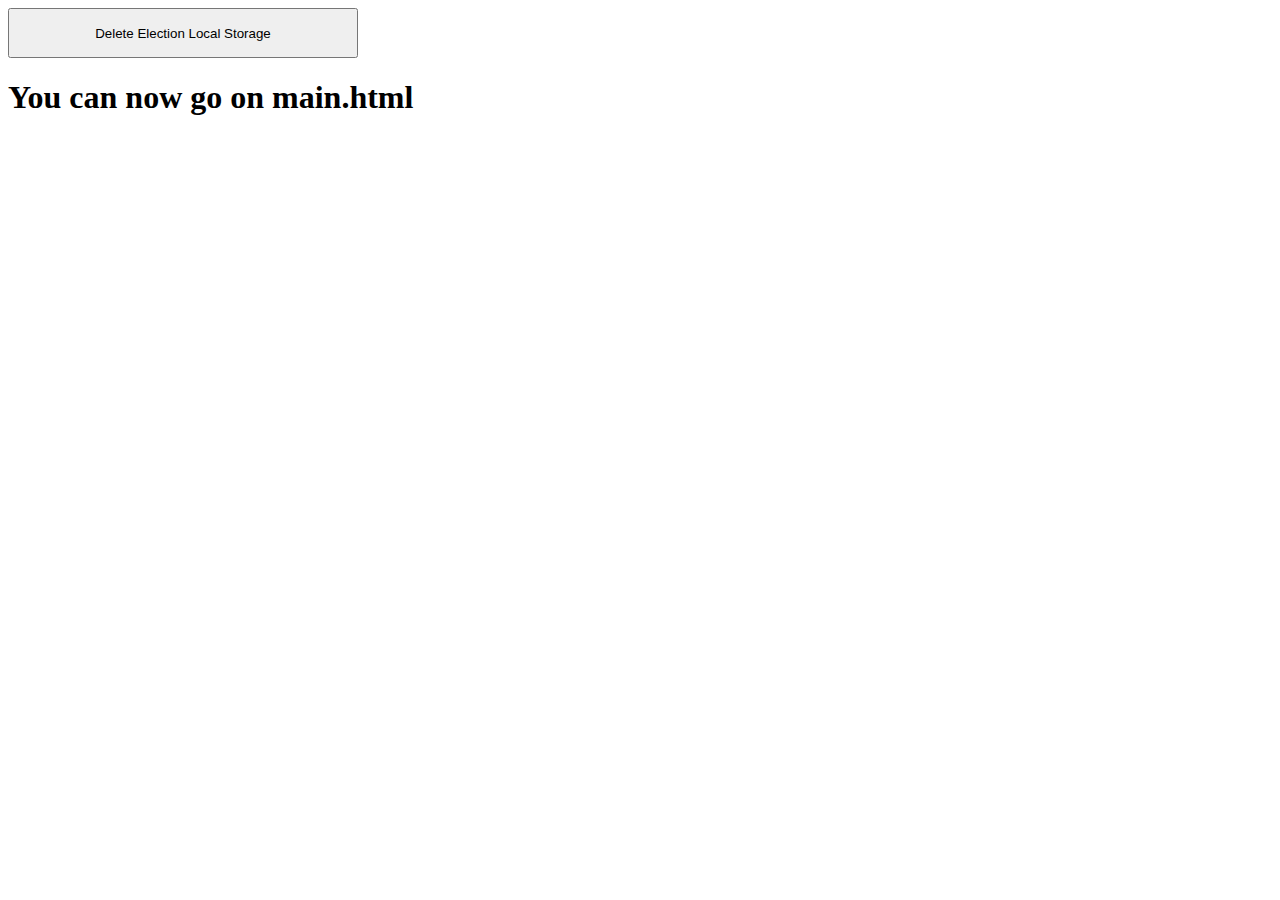
<file: loadLocalStorage.html>
<!DOCTYPE html>
<html lang="en">
<head>
    <meta charset="UTF-8">
    <meta name="viewport" content="width=device-width, initial-scale=1.0">
    <title>Load LocalStorage</title>
</head>
<body>
    <button style="width: 350px; height: 50px;" id="deleteBtn">Delete Election Local Storage</button>
    <h1>You can now go on main.html</h1>

    <script>
        const elections = {
            "SSG Council Election": {
                "startDate": "2024-12-05",
                "endDate": "2024-12-16",
                "candidates": [
                    {
                        "name": "harold",
                        "position": "President",
                        "image": "Images/coe.jpg",
                        "gender": "Male",
                        "partylist": "1",
                        "description": "ambot",
                        "votes": 1
                    },
                    {
                        "name": "kenjie",
                        "position": "President",
                        "image": "Images/ES.png",
                        "gender": "Male",
                        "partylist": "2",
                        "votes": 0,
                        "description": "ambot"
                    },
                    {
                        "name": "khitsly",
                        "position": "Vice President",
                        "image": "Images/ICPEP.png",
                        "gender": "Male",
                        "partylist": "1",
                        "description": "ambot",
                        "votes": 1
                    },
                    {
                        "name": "bryan",
                        "position": "Vice President",
                        "image": "Images/SSG.png",
                        "gender": "Male",
                        "partylist": "2",
                        "votes": 0,
                        "description": "samana oi"
                    }
                ],
                "logo": "Images/SSG.png"
            },
            "Engineering Society Election": {
                "startDate": "2024-12-05",
                "endDate": "2024-12-20",
                "candidates": [],
                "logo": "Images/ES.png"
            },
            "ICPEP Election": {
                "startDate": "2025-01-02",
                "endDate": "2025-01-11",
                "candidates": [],
                "logo": "Images/ICPEP.png"
            },
            "bscpe2": {
                "startDate": "2024-12-26",
                "endDate": "2025-01-18",
                "candidates": [],
                "logo": "Images/ICPEP.png"
            },
            "bulldogan": {
                "startDate": "2025-01-16",
                "endDate": "2025-01-25",
                "candidates": [],
                "logo": "Images/ES.png"
            }
        };

        // Save the object as a JSON string in localStorage
        localStorage.setItem('Election', JSON.stringify(elections));
        alert('This local storage has been automatically loaded.');

        document.getElementById('deleteBtn').addEventListener('click', () => {
            localStorage.removeItem("Election");
            alert('This local storage key "Election" has been deleted.');
        });
    </script>
</body>
</html>
</file>
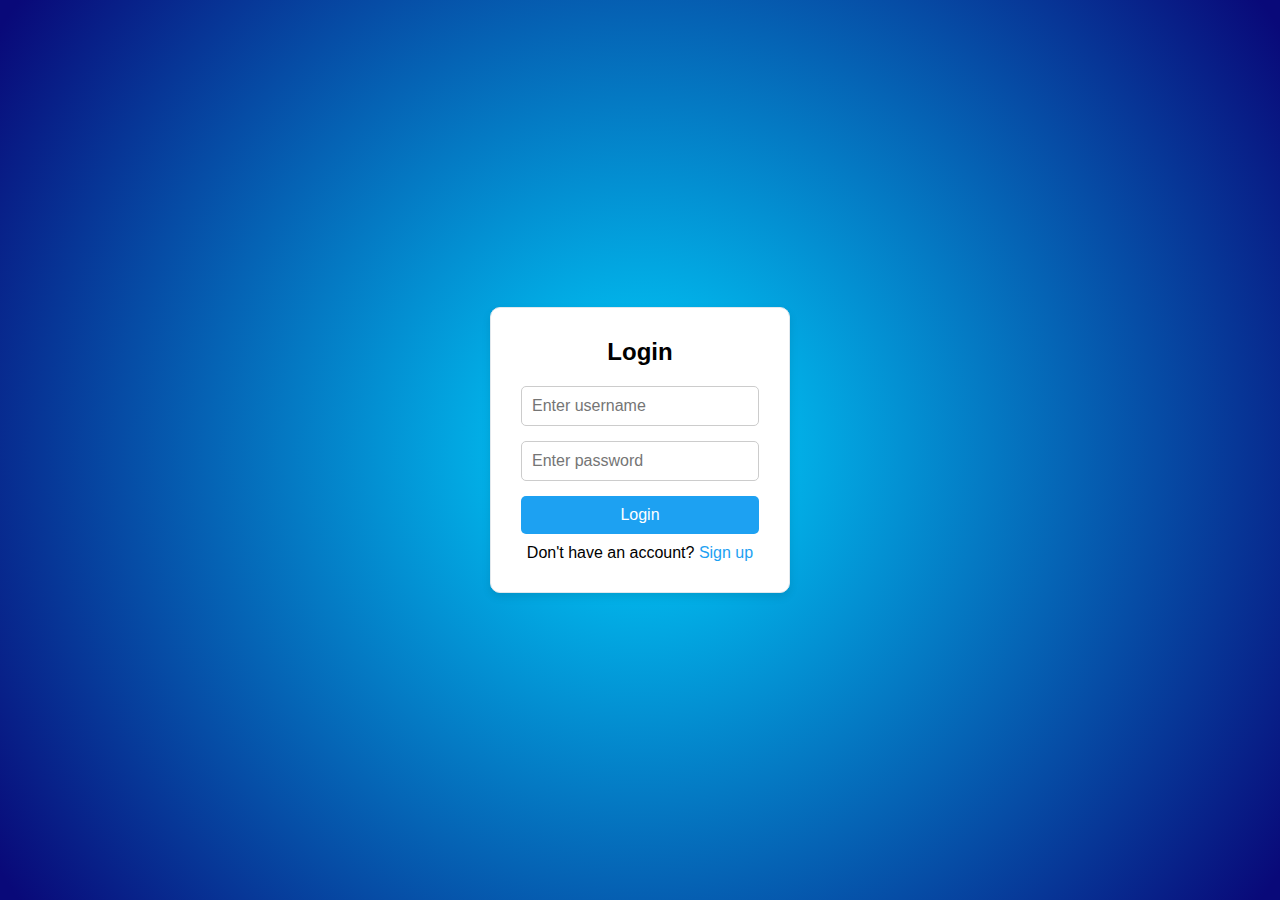
<file: main.html>
<!DOCTYPE html>
<html lang="en">
<head>
    <meta charset="UTF-8">
    <meta name="viewport" content="width=device-width, initial-scale=1.0">
    <title>College Organization Platform</title>
    <link rel="icon" href="img/web-icon.png">
    <link rel="stylesheet" href="style.css">
</head>
<body>
    <div id="auth-section" class="wrapper">
        <div id="login-form" class="form-container">
            <h2>Login</h2>
            <input type="text" id="login-username" placeholder="Enter username" required>
            <input type="password" id="login-password" placeholder="Enter password" required>
            <button onclick="login()">Login</button>
            <p class="switch-form">Don't have an account? <a href="#" onclick="showRegisterForm()">Sign up</a></p>
        </div>

        <div id="register-form" class="form-container" style="display: none;">
            <h2>Register</h2>
            <input type="text" id="reg-username" placeholder="Enter username" required>
            <input type="password" id="reg-password" placeholder="Enter password" required>
            <button onclick="register()">Register</button>
            <p class="switch-form">Already have an account? <a href="#" onclick="showLoginForm()">Log in</a></p>
        </div>
    </div>

    <div id="main-section" style="display: none;">
        <aside class="sidebar">
            <div class="sidebar-profile">
                <img src="img/CTU_new_logo.png" alt="Profile Picture" class="sidebar-profile-pic">
                <div class="sidebar-user-info">
                    <h3 id="username">Student Organization</h3>
                    <p id="userhandle">@org_handle</p>
                    <p class="user-role">Role: Member</p>
                </div>
            </div>
            <nav>
                <ul>
                    <li><a href="#" onclick="showSection('home-post')">🏠 Home</a></li>
                    <li><a href="#" onclick="showSection('announcement')">📢 Announcements</a></li>
                    <li><a href="#" onclick="showSection('events')">📅 Events</a></li>
                    <li class="dropdown">
                        <a href="javascript:void(0)" onclick="toggleDropdown()">🗳️ Elections</a>
                        <div class="dropdown-content">
                            <a href="#" id="active-elections" onclick="showSection('elections')">Active Elections</a>
                            <a href="#" id="upcoming-elections" onclick="showSection('elections')">Upcoming Elections</a>
                            <a href="#" onclick="showSection('manage-elections')">Manage Elections</a>
                            <a href="#" onclick="showSection('election-details')">Election Details</a>
                        </div>
                    </li>
                    <li><a href="#" onclick="showSection('discussions')">💬 Discussions</a></li>
                    <li><a href="#" onclick="showSection('resources')">📄 Resources</a></li>
                </ul>
            </nav>
            <button onclick="signOut()">Sign Out</button>
        </aside>

        <div class="main-content">

            <div id="home-post" class="section">
                <header>
                    <h1>College Organization Platform</h1>
                </header>
                <main>
                    <div class="post-creator container">
                        <textarea id="post-content" placeholder="What's happening?"></textarea>
                        <button onclick="createPost()">Post</button>
                    </div>
                    <div id="timeline" class="container">
                        <!-- Posts will be dynamically added here -->
                    </div>
                </main>
                <footer>
                    <p>&copy; 2024 College Organization Platform</p>
                </footer>
            </div>

            <div id="announcement" class="section hidden">
                <h1> Lmao ako ni iframe be, send lng inyung part para mabutang ra diri hahaha</h1>
            </div>

            <div id="events" class="section hidden">
                <h1> Lmao ako ni iframe be, send lng inyung part para mabutang ra diri hahaha</h1>
            </div>

            <div id="elections" class="section hidden">
                <iframe id="iframeHarold" src="members/harold.html" width="100%" height="100%"></iframe>
            </div>

            <div id="manage-elections" class="section hidden">
                <iframe src="members/dalman.html" width="100%" height="100%"></iframe>
            </div>

            <div id="election-details" class="section hidden">
                <iframe src="members/bryan.html" width="100%" height="100%"></iframe>
            </div>

            <div id="discussions" class="section hidden">
                <h1> Lmao ako ni iframe be, send lng inyung part para mabutang ra diri hahaha</h1>
            </div>

            <div id="resources" class="section hidden">
                <h1> Lmao ako ni iframe be, send lng inyung part para mabutang ra diri hahaha</h1>
            </div>

        </div>
    </div>

    <script src="auth.js"></script>
</body>
</html>
</file>
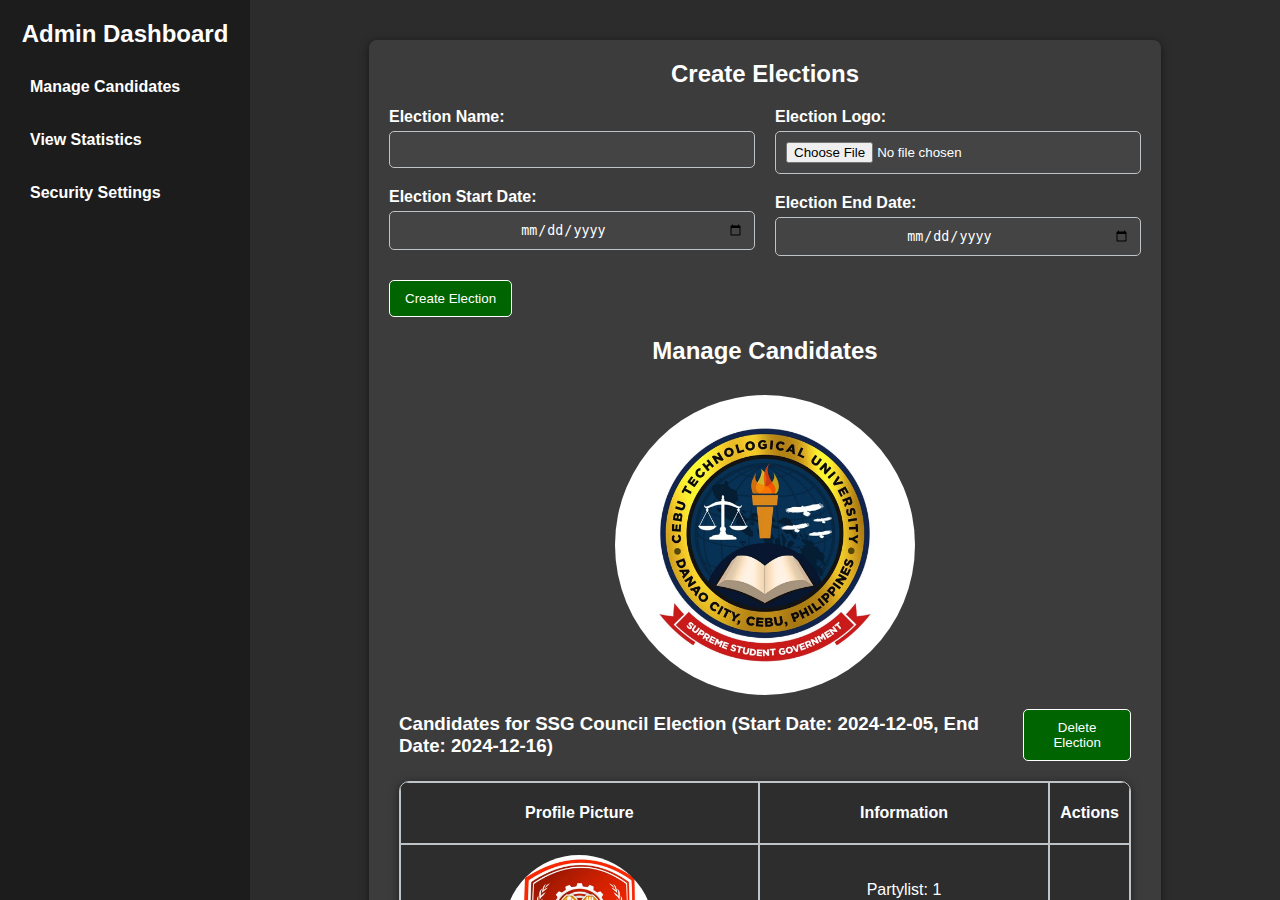
<file: members/dalman.html>
<!DOCTYPE html>
<html lang="en">
<head>
    <meta charset="UTF-8">
    <meta name="viewport" content="width=device-width, initial-scale=1.0">
    <title>Admin Dashboard</title>
    <link rel="stylesheet" href="dalman.css">
    <link rel="stylesheet" href="https://cdnjs.cloudflare.com/ajax/libs/font-awesome/6.0.0-beta3/css/all.min.css">
</head>
<body>
    <div class="container">
        <nav class="sidebar">
            <h2>Admin Dashboard</h2>
            <ul>
                <li><a href="#" onclick="showSection('manage-candidates')">Manage Candidates</a></li>
                <li><a href="#" onclick="showSection('view-statistics')">View Statistics</a></li>
                <li><a href="#" onclick="showSection('security-settings')">Security Settings</a></li>
            </ul>
        </nav>

        <div class="main-content">
            <div id="manage-candidates" class="section">
                <h2>Create Elections</h2>
                <form id="election-form" class="election-form">
                    <div class="left-section">
                        <label for="election-name">Election Name:</label>
                        <input type="text" id="election-name" required>              
                
                        <label for="election-start-date">Election Start Date:</label>
                        <input type="date" id="election-start-date" required>       
                        <button type="submit">Create Election</button>          
                    </div>
                
                    <div class="right-section">
                        <label for="election-logo">Election Logo:</label>
                        <input type="file" id="election-logo" accept="image/*">

                        <label for="election-end-date">Election End Date:</label>
                        <input type="date" id="election-end-date" required>
                        
                    </div>
                </form>
                     
                <h2 id="manage-candidates-h2">Please create an election...</h2>
                <div id="candidates-tables"></div>
            </div>

            <div id="view-statistics" class="section hidden">
                <h2>View Live Voting Statistics</h2>
                <div id="statistics">
                    <p>Voter Turnout: <span id="voter-turnout">0</span>%</p>
                    <p>Votes Counted: <span id="votes-counted">0</span></p>
                </div>
            </div>

            <div id="security-settings" class="section hidden">
                <h2>Security Settings</h2>
                <form id="security-form">
                    <label for="security-level">Security Level:</label>
                    <select id="security-level">
                        <option value="low">Low</option>
                        <option value="medium">Medium</option>
                        <option value="high">High</option>
                    </select>
                    
                    <button type="submit">Update Security</button>
                </form>
            </div>
        </div>
    </div>

    <script src="dalman.js"></script>

</body>
</html>
</file>
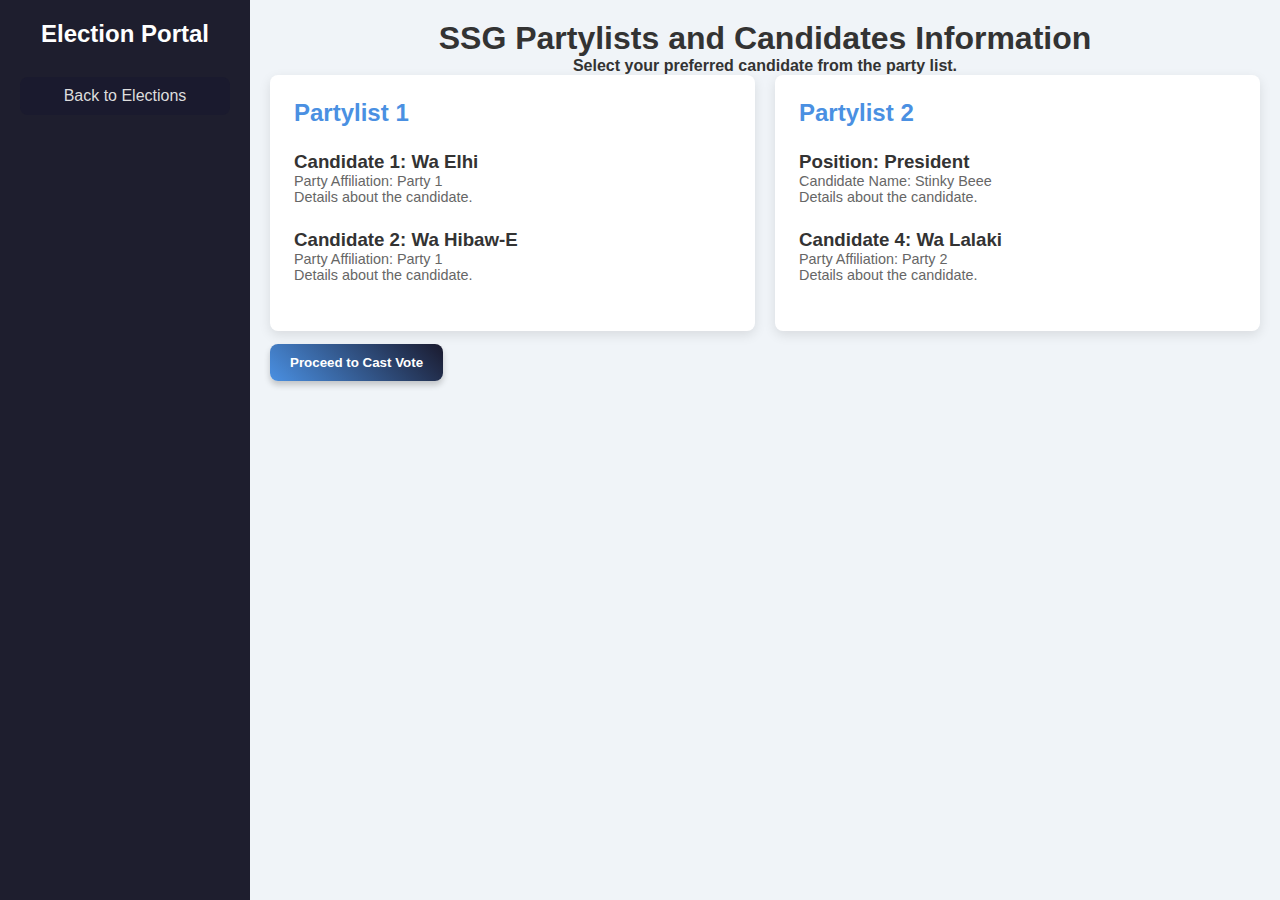
<file: members/harold-vote-details.html>
<!DOCTYPE html>
<html lang="en">
<head>
    <meta charset="UTF-8">
    <meta name="viewport" content="width=device-width, initial-scale=1.0">
    <title>Vote Details</title>
    <link rel="stylesheet" href="harold.css">
</head>
<body>

    <div class="container">
        <aside class="sidebar">
            <h2>Election Portal</h2>
            <nav>
                <a href="harold.html">Back to Elections</a>
            </nav>
        </aside>

        <main class="main-content">
            <header>
                <h1>SSG Partylists and Candidates Information</h1>
                <h4>Select your preferred candidate from the party list.</h4>
            </header>

            <section class="party-list">
                <div class="party-container">
                    <h2>Partylist 1</h2>
                    <ul>
                        <li>
                            <h3>Candidate 1: Wa Elhi</h3>
                            <p>Party Affiliation: Party 1</p>
                            <p>Details about the candidate.</p>
                        </li>
                        <li>
                            <h3>Candidate 2: Wa Hibaw-E</h3>
                            <p>Party Affiliation: Party 1</p>
                            <p>Details about the candidate.</p>
                        </li>
                    </ul>
                </div>

                <div class="party-container">
                    <h2>Partylist 2</h2>
                    <ul>
                        <li>
                            <h3>Position: President</h3>
                            <p>Candidate Name: Stinky Beee</p>
                            <p>Details about the candidate.</p>
                        </li>
                        <li>
                            <h3>Candidate 4: Wa Lalaki</h3>
                            <p>Party Affiliation: Party 2</p>
                            <p>Details about the candidate.</p>
                        </li>
                    </ul>
                </div>
            </section>

            <button onclick="window.location.href='harold-vote.html'" class="vote-button">Proceed to Cast Vote</button>
        </main>
    </div>

</body>
</html>
</file>
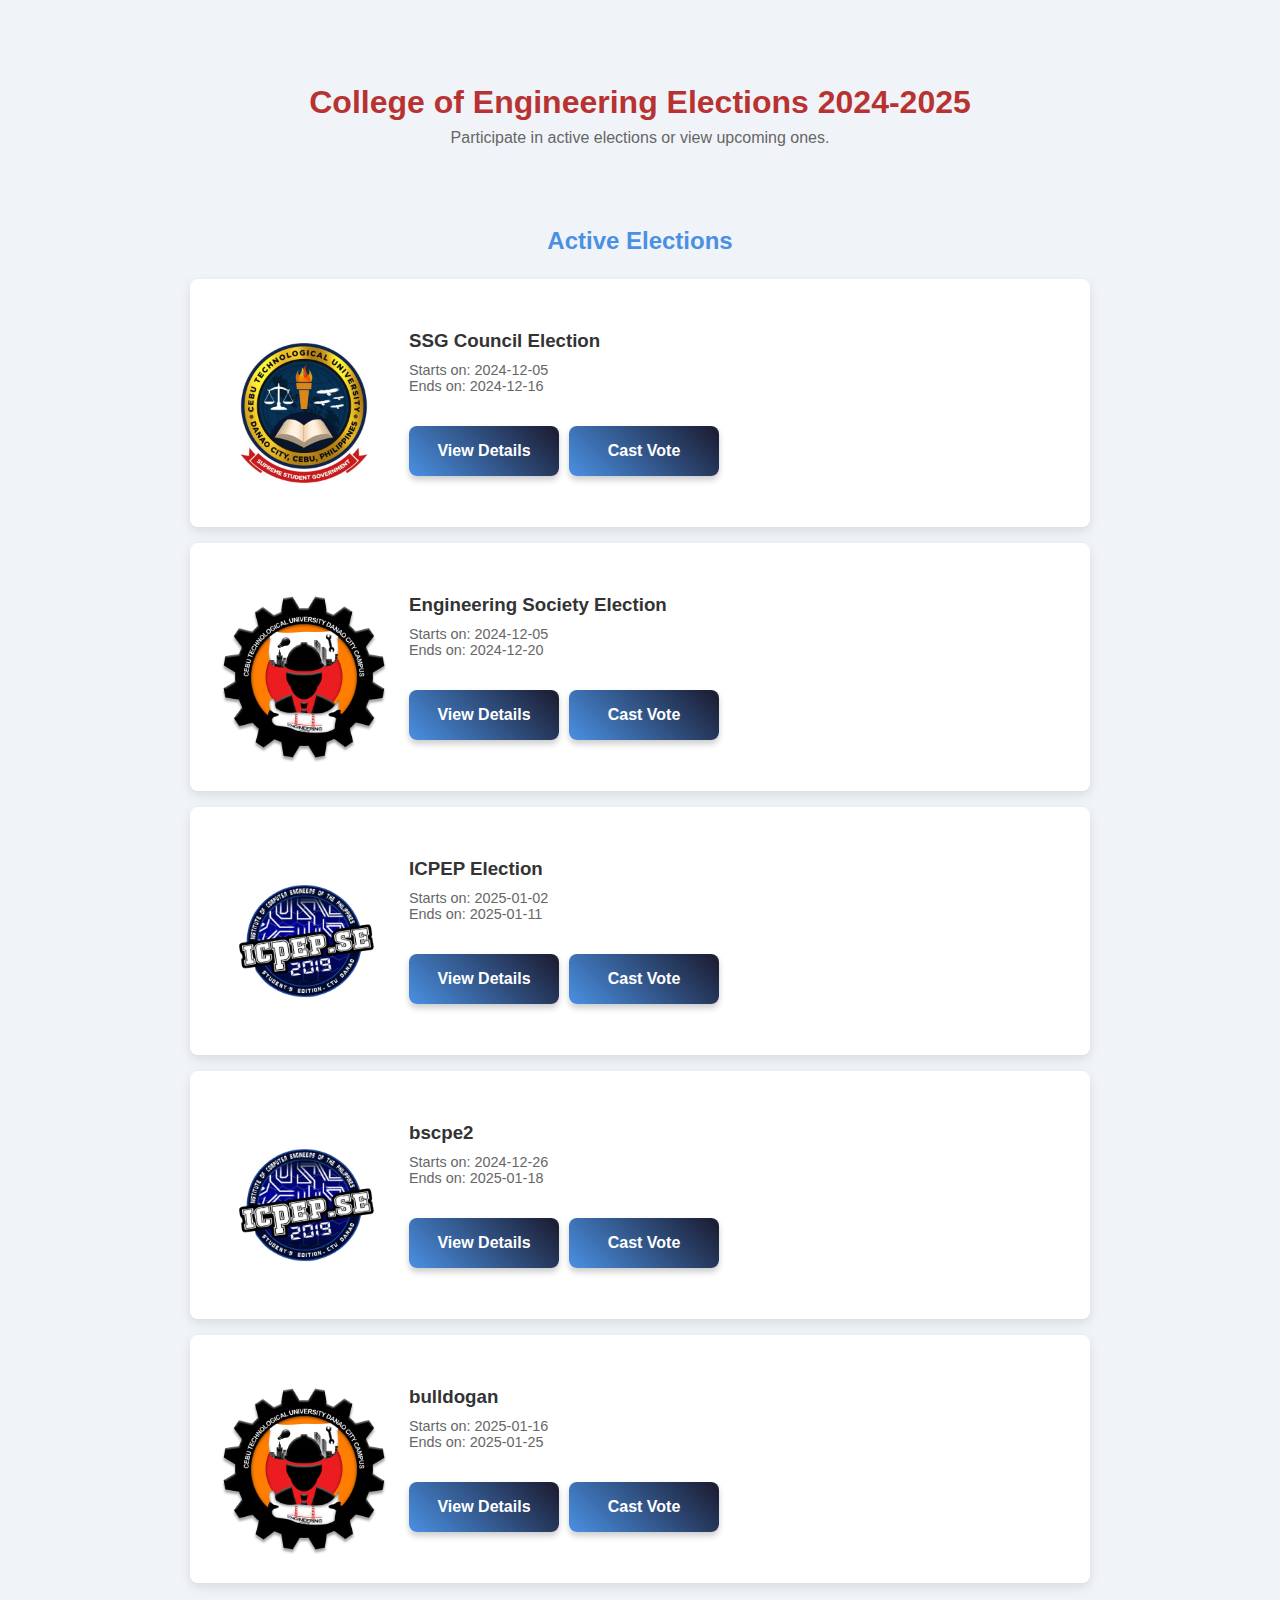
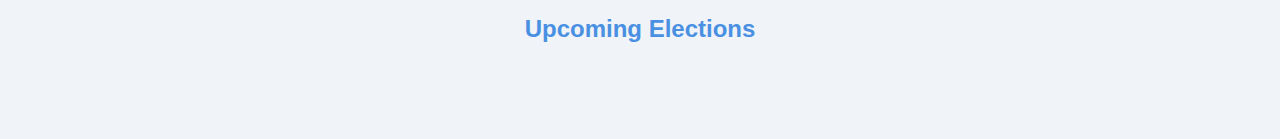
<file: members/harold.html>
<!DOCTYPE html>
<html lang="en">
<head>
    <meta charset="UTF-8">
    <meta name="viewport" content="width=device-width, initial-scale=1.0">
    <title>Voting Page</title>
    <link rel="stylesheet" href="harold.css">  
</head>
<body>

    <div class="container">
        <!-- Main Content -->
        <main class="main-content">
            <section id="main-elections" class="section">
                <header>
                    <h1>College of Engineering Elections 2024-2025</h1>
                    <p>Participate in active elections or view upcoming ones.</p>
                </header>

                <!-- Active Elections Section -->
                <div class="election-list" id="active-elections">
                    <h2>Active Elections</h2>
                    
                </div>

                <!-- Upcoming Elections Section -->
                <div class="election-list" id="upcoming-elections">
                    <h2>Upcoming Elections</h2>
                    
                </div>
            </section>
                
            <section id="vote-elections" class="section hidden">
                <button class="back-elections-btn" onclick="showSection('main-elections')">Go back</button>
                <header>
                    <h1>Election Candidates</h1>
                </header>
        
                <div class="vote-container">
                    <div id="candidate-list"></div>
        
                    <div class="button-container">
                        <button id="cast-votes">Cast Votes</button>
                    </div>
                </div>
            </section>

        </main>
    </div>

    <script src="harold.js"></script>
</body>
</html>
</file>
<file: style.css>
* {
    margin: 0;
    padding: 0;
    box-sizing: border-box;
    font-family: 'Helvetica Neue', sans-serif;
}

html, body {
    height: 100%;
    display: flex;
    flex-direction: column;
    margin: 0;
}

.wrapper {
    background: rgb(2,0,36);
    background: radial-gradient(circle, rgba(2,0,36,1) 0%, rgba(0,212,255,1) 2%, rgba(9,9,121,1) 98%);
    display: flex;
    justify-content: center;
    align-items: center;
    height: 100vh;
    background-color: #f5f8fa;
}

.form-container {
    background-color: #ffffff;
    padding: 30px;
    border: 1px solid #e1e8ed;
    border-radius: 10px;
    box-shadow: 0 4px 8px rgba(0, 0, 0, 0.1);
    width: 300px;
    text-align: center;
}

h2 {
    margin-bottom: 20px;
}

input {
    width: 100%;
    padding: 10px;
    margin-bottom: 15px;
    border: 1px solid #ccc;
    border-radius: 5px;
    font-size: 16px;
}

button {
    width: 100%;
    padding: 10px;
    background-color: #1da1f2;
    color: #fff;
    border: none;
    border-radius: 5px;
    cursor: pointer;
    font-size: 16px;
}

button:hover {
    background-color: #0d95e8;
}

.switch-form {
    margin-top: 10px;
}

.switch-form a {
    color: #1da1f2;
    text-decoration: none;
}

.switch-form a:hover {
    text-decoration: underline;
}

.sidebar {
    width: 250px;
    background-color: #ffffff;
    border-right: 1px solid #e1e8ed;
    padding: 20px;
    position: fixed;
    top: 0;
    bottom: 0;
    display: flex;
    flex-direction: column;
}

.sidebar-profile {
    display: flex;
    align-items: center;
    margin-bottom: 20px;
    border-bottom: 1px solid #e1e8ed;
    padding-bottom: 20px;
}

.sidebar-profile-pic {
    width: 60px;
    height: 60px;
    border-radius: 50%;
    margin-right: 15px;
    border: 2px solid #1da1f2;
}

.sidebar-user-info h3 {
    font-size: 18px;
    font-weight: bold;
    color: #14171a;
}

.sidebar-user-info p {
    font-size: 14px;
    color: #657786;
    margin-top: 5px;
}

.user-role {
    font-style: italic;
    font-size: 12px;
    color: #657786;
}

.sidebar nav ul {
    list-style-type: none;
    padding: 0;
    margin-top: 20px;
}

.sidebar nav ul li {
    margin: 15px 0;
}

.sidebar nav ul li a {
    text-decoration: none;
    font-size: 16px;
    color: #14171a;
    display: block;
    padding: 10px;
    border-radius: 5px;
    transition: background-color 0.3s;
}

.sidebar nav ul li a:hover {
    background-color: #1da1f2;
    color: #fff;
}

button {
    margin-top: auto;
    padding: 10px;
    background-color: #1da1f2;
    color: #fff;
    border: none;
    border-radius: 5px;
    cursor: pointer;
    font-size: 16px;
    width: 100%;
    text-align: center;
}

button:hover {
    background-color: #0d95e8;
}

#main-section {
    display: flex;
    flex-direction: column;
    flex: 1;
    min-height: 0; /* Allows flex child elements to overflow gracefully */
}

.main-content {
    flex: 1;
    margin-left: 250px;
    overflow-y: hidden;
    height: 100%;
}

header {
    background-color: #1da1f2;
    color: #fff;
    text-align: center;
    padding: 15px 0;
    margin-bottom: 3em;
}

header h1 {
    font-size: 24px;
}

.container {
    width: 50%;
    margin: 0 auto;
    overflow: hidden;
}

.ud-card {
    background: #fff;
    border: 1px solid #e1e8ed;
    border-radius: 15px;
    padding: 20px;
    margin-bottom: 20px;
    box-shadow: 0 2px 4px rgba(0, 0, 0, 0.1);
}

.profile-section {
    display: flex;
    align-items: center;
}

.profile-pic {
    width: 50px;
    height: 50px;
    border-radius: 50%;
    margin-right: 15px;
}

.user-info h2 {
    font-size: 18px;
    font-weight: bold;
    color: #14171a;
}

.user-info p {
    font-size: 14px;
    color: #657786;
}

.ud-content p {
    font-size: 16px;
    line-height: 1.5;
    margin-bottom: 15px;
    color: #14171a;
}

.tweet-image {
    width: 100%;
    border-radius: 10px;
    margin-bottom: 15px;
}

.cta-actions {
    color: #1da1f2;
    font-size: 14px;
    display: flex;
    justify-content: space-between;
    border-top: 1px solid #e1e8ed;
    padding-top: 10px;
}

.cta-actions p {
    cursor: pointer;
    color: #657786;
}

footer {
    background-color: #1da1f2;
    color: #fff;
    text-align: center;
    padding: 10px 0;
    margin-top: 20px;
    position: fixed;
    bottom: 0;
    right: 0;
    left: 250px;
}

footer p {
    font-size: 14px;
}

.dropdown-content {
    display: none;
    background-color: #f1f1f1;
    min-width: 200px;
    position: absolute;
    z-index: 1;
    left: 0;
    padding: 10px 0;
}


/* nakoy gi add diri */
.sidebar nav ul li a {
    display: block;
    padding: 10px;
    text-decoration: none;
}

.sidebar nav ul li {
    position: relative;
}

.active-dropdown .dropdown-content {
    display: block;
}

.dropdown-content a {
    padding: 8px 12px;
    text-align: left;
}

.dropdown-content a:hover {
    background-color: #ddd;
}

.hidden {
    display: none !important;
}

.section {
    display: block;
    height: 100%;
}

textarea {
    width: 100%;
    padding: 10px;
    border: 1px solid #ccc;
    border-radius: 5px;
    resize: vertical;
    font-size: 16px;
    box-sizing: border-box;
}


@media (max-width: 768px) {
    .container {
        width: 90%;
    }

    .sidebar {
        width: 200px;
    }

    .main-content {
        margin-left: 200px;
    }

    .profile-pic {
        width: 40px;
        height: 40px;
    }

    .tweet-card {
        padding: 15px;
    }
}
</file>
<file: members/dalman.css>
* {
    margin: 0;
    padding: 0;
    box-sizing: border-box;
    color: white;
}

body {
    font-family: Arial, sans-serif;
    display: flex;
    height: 100vh; 
    background-color: #1c1c1c; 
}

.container {
    display: flex;
    width: 100%;
    height: 100%; 
}

.sidebar {
    width: 250px;
    background-color: #1c1c1c; 
    padding: 20px;
    position: fixed; 
    height: 100%; 
    overflow-y: auto; 
}

.sidebar h2 {
    text-align: center;
    margin-bottom: 20px;
}

.sidebar ul {
    list-style: none;
}

.sidebar ul li {
    margin: 15px 0;
}

.sidebar ul li a {
    text-decoration: none;
    font-weight: bold;
    transition: background-color 0.3s;
    display: block;
    padding: 10px;
}

.sidebar ul li a:hover {
    background-color: #333; /* Darker hover color */
}

.main-content {
    flex: 1;
    padding: 20px;
    margin-left: 250px; /* Add left margin to avoid overlap with the sidebar */
    height: 100vh; /* Full height */
    overflow-y: auto; /* Allow scrolling within main content */
    background-color: #2c2c2c; /* Main content background color */
}

.section h2 {
    text-align: center;
    margin-bottom: 10px;
}

.section {
    width: 80%;
    margin: 20px auto; /* Center align */
    padding: 20px;
    background-color: #3c3c3c; 
    border-radius: 8px;
    box-shadow: 0 2px 10px rgba(0, 0, 0, 0.5);
}

.hidden {
    display: none;
}

form {
    margin-bottom: 20px;
}

label {
    display: block;
    margin: 10px 0 5px;
    font-weight: bold;
}

input, select {
    width: 100%;
    padding: 10px;
    margin-bottom: 10px;
    border: 1px solid #bdc3c7;
    border-radius: 5px;
    background-color: #444; 
    color: #ffffff; 
    text-align: center;
}

button {
    padding: 10px 15px;
    background-color: darkgreen; 
    border: 1px solid white;
    border-radius: 5px;
    cursor: pointer;
    outline: none; /* No outline on focus */
}

button:hover {
    background-color: #219653;
    border: 1px solid #219653; 
}

#statistics {
    background-color: #3c3c3c;
    padding: 10px;
    border-radius: 5px;
}

table {
    width: 100%;
    border-collapse: separate; /* Avoid merging borders between cells */
    border-spacing: 0; /* Ensures no space between table cells */
    margin-top: 20px;
    margin-bottom: 20px;
    box-shadow: 0 2px 10px rgba(0, 0, 0, 0.5); 
    border-radius: 10px;
    overflow: hidden; /* Ensures content inside the table does not overflow the rounded corners */
}

table, th, td {
    border: 1px solid #bdc3c7;
    background-color: rgba(0, 0, 0, 0.125);
}

th, td {
    padding: 10px;
    line-height: 2.5;
    text-align: center;
}

td img {
    width: 50px;
    height: 50px;
    border-radius: 50%;
}

.action-buttons {
    display: flex;
    gap: 5px;
}

.action-buttons button {
    width: 30px;
    height: 30px;
    padding: 0;
    background: none;
    border: none;
    cursor: pointer; 
    outline: none;
}

.action-buttons button img {
    width: 100%; /* Icon width */
    height: 100%; /* Icon height */
}

.info-message {
    padding: 10px;
    background-color: #444; /* Info message background */
    border-radius: 5px;
    margin-bottom: 10px;
}

.candidate-table {
    margin-top: 20px;
    background-color: #3c3c3c; /* Table background color */
    padding: 10px;
    border-radius: 5px;
}

/* Styles for Candidates for ${electionName} header */
.candidates-header {
    background: linear-gradient(90deg, #27ae60, #1c1c1c); 
    padding: 15px; 
    border-radius: 5px;
    font-size: 20px; 
    margin-bottom: 15px; 
    text-align: center; 
}
.voter-stat {
    margin: 10px 0;
}

.election-form {
    display: flex;
    justify-content: space-between;
    gap: 20px;
}

#manage-candidates .left-section,
#manage-candidates .right-section {
    flex: 1;
}

button[type="submit"] {
    margin-top: 20px;
}
</file>
<file: members/harold.css>
* {
    margin: 0;
    padding: 0;
    box-sizing: border-box;
}

body {
    font-family: 'Arial', sans-serif;
    background-color: #f0f4f8;
    color: #333;
}

.container {
    display: flex;
    min-height: 100vh;
    position: relative;
}

.sidebar {
    width: 250px;
    background-color:#1e1e2e;
    color: #fff;
    padding: 20px;
    display: flex;
    flex-direction: column;
    align-items: center;
    transition: transform 0.3s ease; 
}

/* Hide the sidebar off-screen */
.sidebar.hidden {
    transform: translateX(-100%); /* Move sidebar off-screen */
}

/* Toggle Button */
.toggle-sidebar {
    background-color: #4a90e2;
    color: white;
    border: none;
    padding: 10px;
    cursor: pointer;
    font-size: 20px;
    margin: 20px;
    position: absolute;
    top: 10px;
    left: 10px;
    border-radius: 5px;
}
.sidebar h2 {
    font-size: 1.5em;
    margin-bottom: 1em;
}

.sidebar nav {
    display: flex;
    flex-direction: column;
    width: 100%;
}

.sidebar nav a {
    color: #ddd;
    padding: 10px 15px;
    margin: 5px 0;
    text-decoration: none;
    border-radius: 8px;
    text-align: center;
    font-weight: 500;
    background-color: #1a1a2e;
    transition: background 0.3s;
}

.sidebar nav a:hover {
    background-color: #4a90e2;
}

/* Main Content */
.main-content {
    flex: 1;
    padding: 20px;
    background-color: #f0f4f8;
}

#main-elections header {
    margin-bottom: 5em;
}

#main-elections header h1 {
    color: #b83232;
    font-size: 2em;
    margin-top: 2em;
    margin-bottom: 0.1em;
}

#main-elections header p {
    text-align: center;
    color: #666;
    font-size: 1em;
    margin-top: 0.5em;
}

/* Election list */
.election-list {
    margin-bottom: 2em;
}

.election-list h2 {
    color: #4a90e2;
    margin-bottom: 1em;
    text-align: center;
}

.election-card {
    display: grid;
    grid-template-columns: auto 1fr auto; 
    gap: 20px;
    align-items: center; 
    padding: 1.5em; 
    background-color: #fff;
    border-radius: 8px;
    box-shadow: 0 4px 12px rgba(0, 0, 0, 0.1);
    margin: 1em auto; 
    max-width: 900px; 
}

.election-header {
    display: flex;
    align-items: center; 
}

.election-logo {
    width: 180px; 
    height: auto;
    margin-top: 20px;
    margin-right: 15px; 
}

.election-info {
    display: flex;
    flex-direction: column; /* Stack h3 and p vertically */
    margin-bottom: 1em;
}

.election-card h3 {
    color: #333;
    margin-bottom: 0.5em;
}

.election-card p {
    color: #666;
    font-size: 0.9em;
}

/* Button Styling for .election-card */
.card-buttons {
    display: flex;
    gap: 10px;
}
.card-buttons button {
    width: 150px; 
    height: 50px; 
    padding: 0.8em 1.5em; 
    font-size: 1em; /* Font size */
    border: none;
    border-radius: 8px;
    cursor: pointer;
    font-weight: bold;
    color: #fff;
    background: linear-gradient(45deg, #4a90e2, #1a1a2e);
    box-shadow: 0px 4px 6px rgba(0, 0, 0, 0.2);
    transition: opacity 0.3s, transform 0.2s;
}

.card-buttons button:hover {
    opacity: 0.9;
    transform: translateY(-5px);
}

@media (max-width: 600px) {
    .card-buttons button {
        padding: 0.5em 1em; /* Smaller padding for mobile */
        font-size: 0.9em; /* Smaller font size for mobile */
    }
}


/* Election Details Section Styling */
.details-section {
    padding: 2em;
    background-color: #fff;
    border-radius: 10px;
    box-shadow: 0 4px 15px rgba(0, 0, 0, 0.15);
    margin: 2em auto;
    max-width: 700px;
    text-align: left;
}

.details-section h2 {
    color: #4a90e2;
    font-size: 1.8em;
    margin-bottom: 0.5em;
}

.details-section p {
    font-size: 1em;
    color: #555;
    line-height: 1.6;
    margin-bottom: 1.5em;
}

.details-section, .vote-section {
    display: grid;
    padding: 1.5em;
    background-color: #fff;
    border-radius: 8px;
    box-shadow: 0 4px 12px rgba(0, 0, 0, 0.1);
    margin-top: 1em;
    margin-left: 160px;;
    max-width: 900px;
}

.party-list {
    display: flex; 
    gap: 20px; 
}

.party-container {
    flex: 1; 
    padding: 1.5em;
    background-color: #fff;
    border-radius: 8px;
    box-shadow: 0 4px 12px rgba(0, 0, 0, 0.1);
}

.party-container h2 {
    color: #4a90e2; /* Party title color */
    margin-bottom: 1em;
}

.party-container ul {
    list-style-type: none; /* Remove bullet points */
    padding: 0;
}

.party-container li {
    margin-bottom: 1.5em; /* Space between candidates */
}

.party-container li h3 {
    color: #333; /* Candidate name color */
}

.party-container li p {
    color: #666; /* Description color */
    font-size: 0.9em; /* Description font size */
}


/* VOTE HTML CSS*/
.vote-section h2, .details-section h2 {
    color: #9f0505;
}

.main-content h1, h4{
    text-align: center;
}

.candidate-option {
    display: flex;
    align-items: center;
    margin: 1em 0;
    padding: 0.8em;
    border-radius: 8px;
    border: 1px solid #e0e0e0;
    background-color: #f9f9f9;
}

.candidate-option label {
    margin-left: 10px;
    font-weight: bold;
    font-size: 1em;
    color: #333;
}

button {
    margin-top: 1em;
    padding: 0.8em 1.5em;
    border: none;
    border-radius: 8px;
    background: linear-gradient(45deg, #4a90e2, #1a1a2e);
    color: #fff;
    font-weight: bold;
    cursor: pointer;
    transition: opacity 0.3s, transform 0.2s;
    box-shadow: 0px 4px 6px rgba(0, 0, 0, 0.2);
}

button:hover {
    opacity: 0.9;
    transform: translateY(-2px);
}

.back-elections-btn {
    position: fixed;
    width: 120px;
    padding: 15px;
    z-index: 100;
    top: 20px;
    left: 20px; 
}


.section {
    display: block;
    height: 100%;
}

.hidden {
    display: none !important;
}

/* Main Content */
#vote-elections {
    padding: 20px;
    background-color: #f0f4f8;
    display: flex;
    align-items: center;
    justify-content: center;
    flex-direction: column; 
}

/* Vote Container */
.vote-container {
    width: 80%;
    background-color: #fff;
    padding: 20px;
    border-radius: 10px;
    box-shadow: 0px 4px 8px rgba(0, 0, 0, 0.1);
    margin-top: 20px; 
}

/* Header */
#vote-elections header {
    text-align: center;
}

#vote-elections header h1 {
    color: #b83232;
    font-size: 2em;
    margin-bottom: 0.1em;
}

#vote-elections header p {
    text-align: center;
    color: #666;
    font-size: 1em;
    margin-top: 0.5em;
}

/* Candidate List */
#candidate-list {
    margin-bottom: 2em;
}

.candidate {
    display: flex;
    align-items: center;
    margin: 1em 0;
    padding: 0.8em;
    border-radius: 8px;
    border: 1px solid #e0e0e0;
    background-color: #f9f9f9;
}

.candidate label {
    margin-left: 10px;
    font-weight: bold;
    font-size: 1em;
    color: #333;
}
</file>
